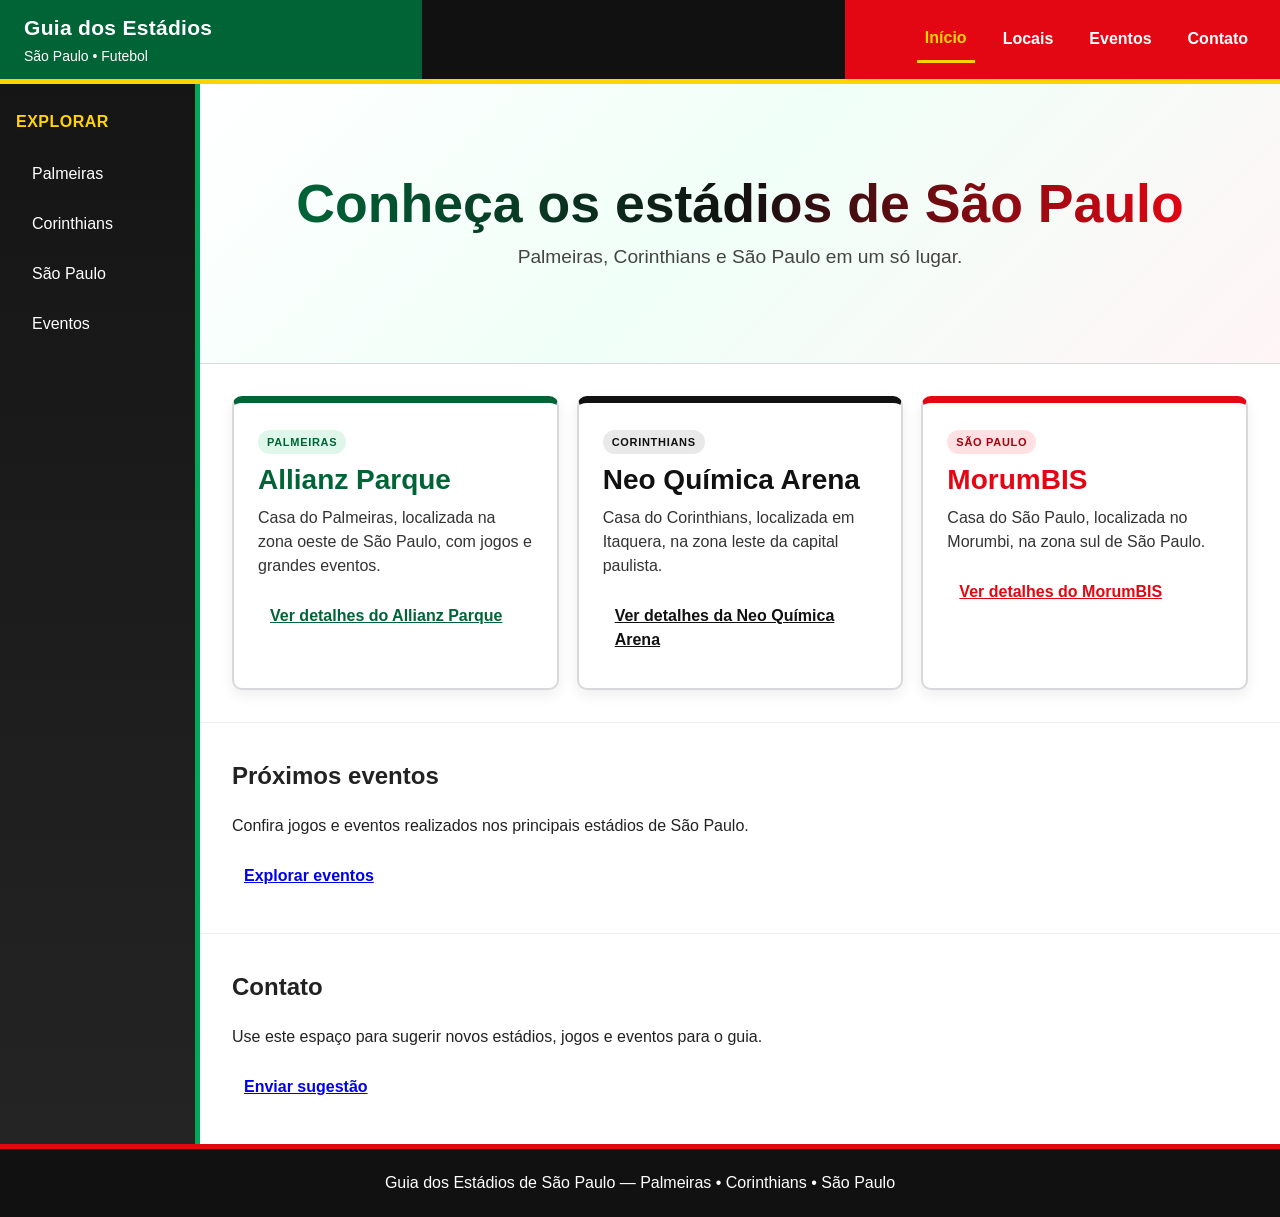
<file: index.html>
<!DOCTYPE html>
<html lang="pt-BR">
<head>
    <meta charset="UTF-8">
    <meta name="viewport" content="width=device-width, initial-scale=1.0">
    <meta name="description" content="Guia de estádios e eventos esportivos de São Paulo.">
    <title>Guia dos Estádios de São Paulo</title>
    <link rel="stylesheet" href="estilo.css">
</head>
<body>
    <header class="cabecalho">
        <div class="cabecalho-conteudo">
            <div class="identidade">
                <strong>Guia dos Estádios</strong>
                <span>São Paulo • Futebol</span>
            </div>
            <nav aria-label="Navegação principal">
                <ul class="menu">
                <li><a class="ativo" href="index.html" aria-current="page">Início</a></li>
                <li><a href="#locais">Locais</a></li>
                <li><a href="#eventos">Eventos</a></li>
                <li><a href="#contato">Contato</a></li>
                </ul>
            </nav>
        </div>
    </header>

    <aside class="lateral">
        <nav aria-label="Categorias de locais">
            <h2>Explorar</h2>
            <ul>
                <li><a href="#palmeiras">Palmeiras</a></li>
                <li><a href="#corinthians">Corinthians</a></li>
                <li><a href="#sao-paulo">São Paulo</a></li>
                <li><a href="#eventos">Eventos</a></li>
            </ul>
        </nav>
    </aside>

    <main>
        <section class="hero" aria-labelledby="titulo-principal">
            <h1 id="titulo-principal">Conheça os estádios de São Paulo</h1>
            <p>Palmeiras, Corinthians e São Paulo em um só lugar.</p>
        </section>

        <section id="locais" class="cards" aria-labelledby="titulo-locais">
            <h2 id="titulo-locais" class="sr-only">Estádios em destaque</h2>

            <article id="palmeiras" class="card palmeiras">
                <span class="time">PALMEIRAS</span>
                <h3>Allianz Parque</h3>
                <p>Casa do Palmeiras, localizada na zona oeste de São Paulo, com jogos e grandes eventos.</p>
                <a class="botao-link" href="detalhe.html#allianz">Ver detalhes do Allianz Parque</a>
            </article>

            <article id="corinthians" class="card corinthians">
                <span class="time">CORINTHIANS</span>
                <h3>Neo Química Arena</h3>
                <p>Casa do Corinthians, localizada em Itaquera, na zona leste da capital paulista.</p>
                <a class="botao-link" href="detalhe.html#neo-quimica">Ver detalhes da Neo Química Arena</a>
            </article>

            <article id="sao-paulo" class="card sao-paulo">
                <span class="time">SÃO PAULO</span>
                <h3>MorumBIS</h3>
                <p>Casa do São Paulo, localizada no Morumbi, na zona sul de São Paulo.</p>
                <a class="botao-link" href="detalhe.html#morumbis">Ver detalhes do MorumBIS</a>
            </article>
        </section>

        <section id="eventos" class="secao-informativa" aria-labelledby="titulo-eventos">
            <h2 id="titulo-eventos">Próximos eventos</h2>
            <p>Confira jogos e eventos realizados nos principais estádios de São Paulo.</p>
            <a class="botao-link" href="detalhe.html#eventos">Explorar eventos</a>
        </section>

        <section id="contato" class="secao-informativa" aria-labelledby="titulo-contato">
            <h2 id="titulo-contato">Contato</h2>
            <p>Use este espaço para sugerir novos estádios, jogos e eventos para o guia.</p>
            <a class="botao-link" href="mailto:contato@guiadosestadios.example">Enviar sugestão</a>
        </section>
    </main>

    <footer>
        <p>Guia dos Estádios de São Paulo — Palmeiras • Corinthians • São Paulo</p>
    </footer>
</body>
</html>
</file>
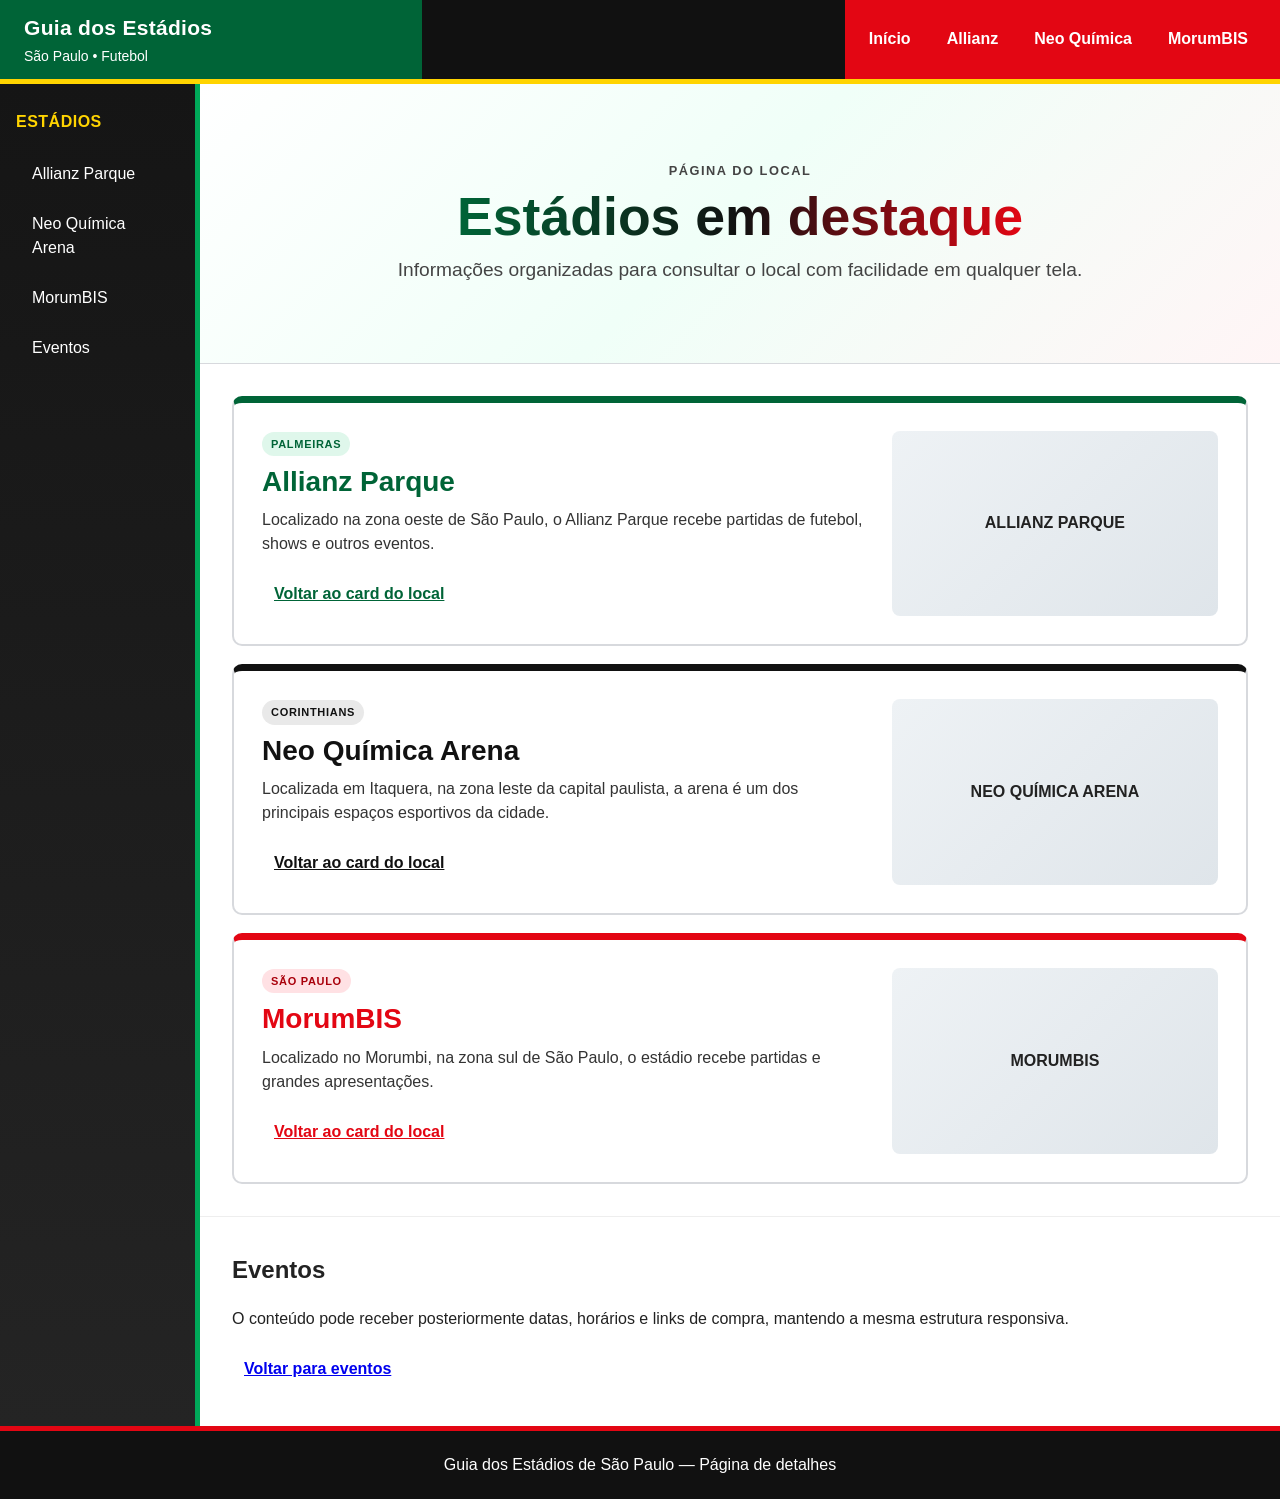
<file: detalhe.html>
<!DOCTYPE html>
<html lang="pt-BR">
<head>
    <meta charset="UTF-8">
    <meta name="viewport" content="width=device-width, initial-scale=1.0">
    <meta name="description" content="Detalhes dos principais estádios de São Paulo e eventos do guia.">
    <title>Detalhes dos estádios | Guia dos Estádios</title>
    <link rel="stylesheet" href="estilo.css">
</head>
<body>
    <header class="cabecalho">
        <div class="cabecalho-conteudo">
            <div class="identidade">
                <strong>Guia dos Estádios</strong>
                <span>São Paulo • Futebol</span>
            </div>
            <nav aria-label="Navegação principal">
                <ul class="menu">
                <li><a href="index.html" aria-label="Voltar para a página inicial">Início</a></li>
                <li><a href="#allianz">Allianz</a></li>
                <li><a href="#neo-quimica">Neo Química</a></li>
                <li><a href="#morumbis">MorumBIS</a></li>
                </ul>
            </nav>
        </div>
    </header>

    <aside class="lateral">
        <nav aria-label="Navegação da página de detalhes">
            <h2>Estádios</h2>
            <ul>
                <li><a href="#allianz">Allianz Parque</a></li>
                <li><a href="#neo-quimica">Neo Química Arena</a></li>
                <li><a href="#morumbis">MorumBIS</a></li>
                <li><a href="#eventos">Eventos</a></li>
            </ul>
        </nav>
    </aside>

    <main>
        <section class="hero hero-detalhe" aria-labelledby="titulo-detalhe">
            <p class="eyebrow">PÁGINA DO LOCAL</p>
            <h1 id="titulo-detalhe">Estádios em destaque</h1>
            <p>Informações organizadas para consultar o local com facilidade em qualquer tela.</p>
        </section>

        <section class="detalhes" aria-label="Detalhes dos estádios">
            <article id="allianz" class="local-detalhe palmeiras">
                <div class="local-conteudo">
                    <span class="time">PALMEIRAS</span>
                    <h2>Allianz Parque</h2>
                    <p>Localizado na zona oeste de São Paulo, o Allianz Parque recebe partidas de futebol, shows e outros eventos.</p>
                    <a class="botao-link" href="index.html#palmeiras">Voltar ao card do local</a>
                </div>
                <div class="media-box">
                    <div class="imagem-placeholder" role="img" aria-label="Representação visual do Allianz Parque">ALLIANZ PARQUE</div>
                </div>
            </article>

            <article id="neo-quimica" class="local-detalhe corinthians">
                <div class="local-conteudo">
                    <span class="time">CORINTHIANS</span>
                    <h2>Neo Química Arena</h2>
                    <p>Localizada em Itaquera, na zona leste da capital paulista, a arena é um dos principais espaços esportivos da cidade.</p>
                    <a class="botao-link" href="index.html#corinthians">Voltar ao card do local</a>
                </div>
                <div class="media-box">
                    <div class="imagem-placeholder" role="img" aria-label="Representação visual da Neo Química Arena">NEO QUÍMICA ARENA</div>
                </div>
            </article>

            <article id="morumbis" class="local-detalhe sao-paulo">
                <div class="local-conteudo">
                    <span class="time">SÃO PAULO</span>
                    <h2>MorumBIS</h2>
                    <p>Localizado no Morumbi, na zona sul de São Paulo, o estádio recebe partidas e grandes apresentações.</p>
                    <a class="botao-link" href="index.html#sao-paulo">Voltar ao card do local</a>
                </div>
                <div class="media-box">
                    <div class="imagem-placeholder" role="img" aria-label="Representação visual do MorumBIS">MORUMBIS</div>
                </div>
            </article>
        </section>

        <section id="eventos" class="secao-informativa">
            <h2>Eventos</h2>
            <p>O conteúdo pode receber posteriormente datas, horários e links de compra, mantendo a mesma estrutura responsiva.</p>
            <a class="botao-link" href="index.html#eventos">Voltar para eventos</a>
        </section>
    </main>

    <footer>
        <p>Guia dos Estádios de São Paulo — Página de detalhes</p>
    </footer>
</body>
</html>
</file>
<file: estilo.css>
:root {
    --verde-palmeiras: #006437;
    --verde-brilhante: #00a859;
    --preto-corinthians: #111111;
    --cinza-corinthians: #242424;
    --vermelho-sp: #e30613;
    --vermelho-escuro: #a9000b;
    --branco: #ffffff;
    --cinza-fundo: #f4f5f7;
    --cinza-borda: #d7d9dd;
    --amarelo-destaque: #ffd400;
    --foco: #005fcc;
}

* { box-sizing: border-box; }
html { scroll-behavior: smooth; }
body {
    margin: 0;
    min-height: 100vh;
    display: grid;
    grid-template-columns: minmax(150px, 200px) minmax(0, 1fr);
    grid-template-rows: auto minmax(0, 1fr) auto;
    grid-template-areas: "topo topo" "lado conteudo" "rodape rodape";
    background: var(--cinza-fundo);
    color: #222;
    font-family: Arial, Helvetica, sans-serif;
    font-size: 16px;
    line-height: 1.5;
}

.cabecalho { grid-area: topo; }
.lateral { grid-area: lado; }
main { grid-area: conteudo; min-width: 0; }
footer { grid-area: rodape; }

.cabecalho {
    display: flex;
    min-height: 82px;
    padding: 12px 24px;
    background: linear-gradient(90deg, var(--verde-palmeiras) 0 33%, var(--preto-corinthians) 33% 66%, var(--vermelho-sp) 66% 100%);
    color: var(--branco);
    border-bottom: 5px solid var(--amarelo-destaque);
}
.cabecalho-conteudo {
    width: 100%;
    display: flex;
    justify-content: space-between;
    align-items: center;
    gap: 24px;
}
.identidade { display: flex; flex-direction: column; }
.identidade strong { font-size: 21px; letter-spacing: .3px; }
.identidade span { font-size: 14px; margin-top: 2px; }
.menu { display: flex; align-items: center; flex-wrap: wrap; gap: 8px 20px; margin: 0; padding: 0; list-style: none; }
.menu a, .lateral a, .botao-link { min-height: 44px; }
.menu a {
    display: inline-flex; align-items: center; padding: 10px 8px;
    color: var(--branco); text-decoration: none; font-weight: 700;
}
.menu a:hover { color: var(--amarelo-destaque); }
.menu a.ativo { color: var(--amarelo-destaque); border-bottom: 3px solid var(--amarelo-destaque); }

.lateral {
    padding: 26px 16px;
    background: linear-gradient(180deg, #151515, #242424);
    border-right: 5px solid var(--verde-brilhante);
}
.lateral nav h2 { margin: 0 0 18px; color: var(--amarelo-destaque); font-size: 16px; text-transform: uppercase; letter-spacing: .5px; }
.lateral ul { margin: 0; padding: 0; list-style: none; }
.lateral li { margin-bottom: 6px; }
.lateral a {
    display: flex; align-items: center; padding: 10px 12px;
    color: var(--branco); text-decoration: none; border-left: 4px solid transparent; border-radius: 4px;
}
.lateral a:hover { background: var(--verde-palmeiras); border-left-color: var(--amarelo-destaque); }

.hero {
    display: flex; flex-direction: column; justify-content: center; align-items: center;
    min-height: 280px; padding: 40px 20px; text-align: center;
    background: linear-gradient(135deg, #fff, #f0fff8 48%, #fff5f6);
    border-bottom: 1px solid var(--cinza-borda);
}
.hero h1 {
    margin: 0 0 10px;
    font-size: clamp(2rem, 4.2vw + .4rem, 3.35rem);
    line-height: 1.08;
    font-weight: 800;
    overflow-wrap: anywhere;
    background: linear-gradient(90deg, var(--verde-palmeiras), var(--preto-corinthians), var(--vermelho-sp));
    -webkit-background-clip: text; background-clip: text; color: transparent;
}
.hero p { margin: 0; color: #444; font-size: clamp(1rem, 1vw + .75rem, 1.2rem); }
.eyebrow { margin-bottom: 8px !important; font-size: .8rem !important; font-weight: 800; letter-spacing: .12em; text-transform: uppercase; }

.cards { display: flex; flex-wrap: wrap; gap: 18px; padding: 32px; background: var(--branco); }
.card {
    position: relative; flex: 1 1 280px; min-width: 0; padding: 26px 24px;
    background: var(--branco); border: 2px solid var(--cinza-borda); border-radius: 10px;
    box-shadow: 0 5px 14px rgba(0,0,0,.07);
}
.card:hover { transform: translateY(-4px); box-shadow: 0 10px 22px rgba(0,0,0,.13); }
.card h3, .local-detalhe h2 { margin: 6px 0 10px; font-size: clamp(1.25rem, 1.1vw + 1rem, 1.75rem); line-height: 1.15; }
.card p, .local-detalhe p { margin: 0 0 16px; color: #333; }
.time { display: inline-block; margin-bottom: 4px; padding: 4px 9px; border-radius: 20px; font-size: 11px; font-weight: 800; letter-spacing: .7px; }
.botao-link { display: inline-flex; align-items: center; width: fit-content; padding: 10px 12px; border-radius: 5px; font-weight: 700; text-decoration: underline; }

.card.palmeiras, .local-detalhe.palmeiras { border-top: 7px solid var(--verde-palmeiras); }
.card.palmeiras .time, .local-detalhe.palmeiras .time { background: #dff7eb; color: var(--verde-palmeiras); }
.card.palmeiras h3, .card.palmeiras a, .local-detalhe.palmeiras h2, .local-detalhe.palmeiras a { color: var(--verde-palmeiras); }
.card.corinthians, .local-detalhe.corinthians { border-top: 7px solid var(--preto-corinthians); }
.card.corinthians .time, .local-detalhe.corinthians .time { background: #e9e9e9; color: var(--preto-corinthians); }
.card.corinthians h3, .card.corinthians a, .local-detalhe.corinthians h2, .local-detalhe.corinthians a { color: var(--preto-corinthians); }
.card.sao-paulo, .local-detalhe.sao-paulo { border-top: 7px solid var(--vermelho-sp); }
.card.sao-paulo .time, .local-detalhe.sao-paulo .time { background: #ffe1e4; color: var(--vermelho-escuro); }
.card.sao-paulo h3, .card.sao-paulo a, .local-detalhe.sao-paulo h2, .local-detalhe.sao-paulo a { color: var(--vermelho-sp); }

.secao-informativa { padding: 35px 32px; background: var(--branco); border-top: 1px solid #eee; }
.secao-informativa h2 { margin-top: 0; }

.detalhes { display: grid; gap: 18px; padding: 32px; background: var(--branco); }
.local-detalhe {
    display: grid; grid-template-columns: minmax(0, 1.3fr) minmax(220px, .7fr); gap: 24px;
    padding: 28px; border: 2px solid var(--cinza-borda); border-radius: 10px; background: #fff;
}
.media-box { display: flex; align-items: stretch; min-width: 0; }
.imagem-placeholder {
    width: 100%; min-height: 180px; display: grid; place-items: center; padding: 20px;
    border-radius: 8px; background: linear-gradient(135deg, #eef2f5, #dfe5ea); color: #222;
    font-weight: 800; text-align: center;
}
/* Regra universal para imagens adicionadas futuramente ao guia. */
img { max-width: 100%; height: auto; display: block; }
.media-box img { width: 100%; height: 100%; object-fit: cover; aspect-ratio: 16 / 9; border-radius: 8px; }

footer { padding: 22px; background: var(--preto-corinthians); color: var(--branco); text-align: center; border-top: 5px solid var(--vermelho-sp); }
footer p { margin: 0; }

:focus-visible { outline: 3px solid var(--foco); outline-offset: 3px; border-radius: 3px; }
.sr-only { position: absolute; width: 1px; height: 1px; padding: 0; margin: -1px; overflow: hidden; clip: rect(0,0,0,0); white-space: nowrap; border: 0; }

@media (max-width: 800px) {
    body { grid-template-columns: 1fr; grid-template-rows: auto auto minmax(0, 1fr) auto; grid-template-areas: "topo" "lado" "conteudo" "rodape"; }
    .cabecalho { align-items: stretch; }
    .cabecalho-conteudo { align-items: flex-start; flex-direction: column; gap: 10px; }
    .lateral { padding: 16px; border-right: 0; border-bottom: 5px solid var(--verde-brilhante); }
    .lateral ul { display: grid; grid-template-columns: repeat(2, minmax(0, 1fr)); gap: 6px; }
    .lateral li { margin: 0; }
    .menu { gap: 4px 8px; }
    .cards, .detalhes { padding: 20px; }
    .local-detalhe { grid-template-columns: 1fr; }
}

@media (max-width: 480px) {
    .cabecalho { padding: 12px 16px; }
    .menu { width: 100%; }
    .menu li { flex: 1 1 auto; }
    .menu a { justify-content: center; width: 100%; }
    .lateral ul { grid-template-columns: 1fr; }
    .hero { min-height: 230px; padding: 32px 16px; }
    .cards, .detalhes { padding: 16px; }
    .card, .local-detalhe { padding: 22px 18px; }
    .secao-informativa { padding: 28px 18px; }
}

@media (prefers-reduced-motion: reduce) {
    html { scroll-behavior: auto; }
    *, *::before, *::after { transition: none !important; animation: none !important; }
}
</file>
